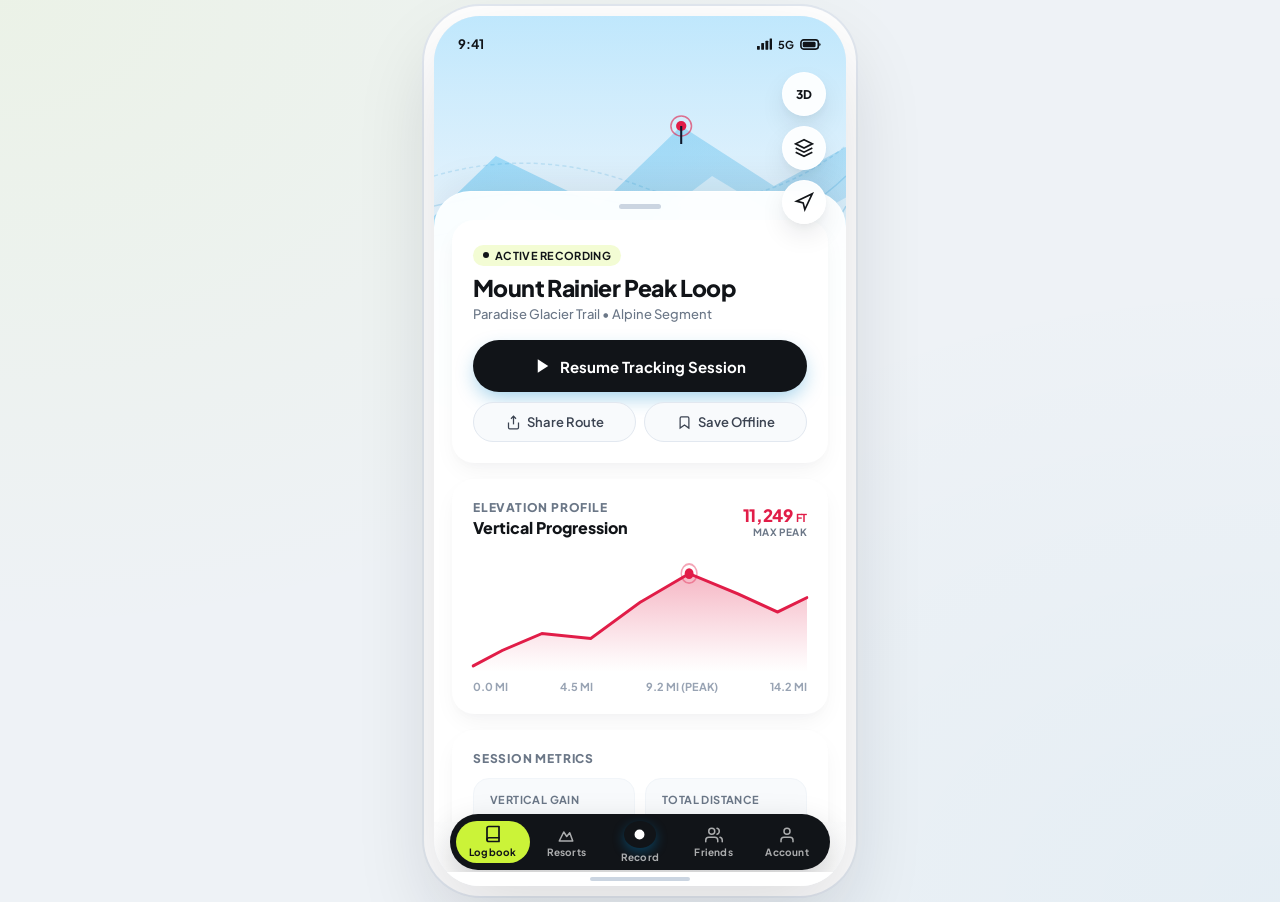
<file: web-demo/mobile-ui.html>
<!doctype html>
<html lang="en">
<head>
  <meta charset="utf-8">
  <meta name="viewport" content="width=device-width, initial-scale=1, maximum-scale=1, user-scalable=no, viewport-fit=cover">
  <title>Alpine Track — Mobile Navigation Dashboard</title>
  <link rel="preconnect" href="https://fonts.googleapis.com">
  <link rel="preconnect" href="https://fonts.gstatic.com" crossorigin>
  <link href="https://fonts.googleapis.com/css2?family=Plus+Jakarta+Sans:wght@400;500;600;700;800&family=JetBrains+Mono:wght@600;700&display=swap" rel="stylesheet">
  <style>
    /* -------------------------------------------------------------
       DESIGN SYSTEM: TOKENS & BASE RESETS
       ------------------------------------------------------------- */
    :root {
      /* Colors */
      --color-canvas-bg: #f7f9fc;
      --color-canvas-gradient: linear-gradient(180deg, #edf2f7 0%, #f7f9fc 45%, #ffffff 100%);
      --color-card-bg: #ffffff;
      --color-sheet-bg: rgba(255, 255, 255, 0.94);
      
      --color-primary-cerulean: #111418;
      --color-primary-hover: #1c2128;
      --color-primary-light: #f3fcd4;
      --color-accent-lime: #cbf338;
      
      --color-accent-crimson: #e11d48;
      --color-accent-crimson-light: rgba(225, 29, 72, 0.12);
      
      --color-ink-heavy: #111418;
      --color-ink-body: #3b4351;
      --color-ink-muted: #6b7787;
      --color-ink-subtle: #98a3b3;
      
      --color-border-subtle: #f1f5f9;
      --color-border-light: #e2e8f0;

      /* Shadows & Elevations */
      --shadow-card: 0 10px 25px -4px rgba(18, 24, 38, 0.05), 0 4px 10px -2px rgba(18, 24, 38, 0.02);
      --shadow-floating: 0 12px 28px -4px rgba(18, 24, 38, 0.12), 0 4px 12px -2px rgba(18, 24, 38, 0.06);
      --shadow-sheet: 0 -12px 35px -5px rgba(18, 24, 38, 0.08);

      /* Radii */
      --radius-sheet: 36px;
      --radius-card: 22px;
      --radius-pill: 9999px;
      --radius-button: 999px;
    }

    * {
      box-sizing: border-box;
      margin: 0;
      padding: 0;
      -webkit-tap-highlight-color: transparent;
      font-family: 'Plus Jakarta Sans', -apple-system, BlinkMacSystemFont, "Segoe UI", Roboto, sans-serif;
    }

    body {
      background-color: #eef2f6;
      min-height: 100vh;
      display: flex;
      justify-content: center;
      align-items: center;
      padding: 16px;
      color: var(--color-ink-body);
      background-image: 
        radial-gradient(at 0% 0%, rgba(203, 243, 56, 0.08) 0px, transparent 50%),
        radial-gradient(at 100% 100%, rgba(2, 132, 199, 0.04) 0px, transparent 50%);
    }

    /* -------------------------------------------------------------
       DEVICE WRAPPER & RESPONSIVE CONTAINER
       ------------------------------------------------------------- */
    .mobile-viewport {
      width: 100%;
      max-width: 412px;
      height: 870px;
      background: var(--color-canvas-gradient);
      border-radius: 46px;
      box-shadow: 0 35px 80px rgba(18, 24, 38, 0.14), 0 0 0 10px #ffffff, 0 0 0 12px #e2e8f0;
      position: relative;
      overflow: hidden;
      display: flex;
      flex-direction: column;
    }

    /* Top Status Bar */
    .mobile-status-bar {
      height: 44px;
      padding: 12px 24px 0 24px;
      display: flex;
      justify-content: space-between;
      align-items: center;
      font-size: 13px;
      font-weight: 700;
      color: var(--color-ink-heavy);
      z-index: 40;
    }

    .status-left-time {
      letter-spacing: -0.2px;
    }

    .status-right-icons {
      display: flex;
      align-items: center;
      gap: 6px;
      font-size: 11px;
    }

    /* -------------------------------------------------------------
       CANVAS & TOPOGRAPHIC 3D TERRAIN BACKGROUND
       ------------------------------------------------------------- */
    .canvas-background {
      position: absolute;
      inset: 0;
      height: 380px;
      z-index: 1;
      overflow: hidden;
      pointer-events: none;
    }

    .terrain-svg {
      width: 100%;
      height: 100%;
      object-fit: cover;
    }

    /* -------------------------------------------------------------
       FLOATING MAP CONTROLS OVER BACKGROUND CANVAS
       ------------------------------------------------------------- */
    .floating-map-controls {
      position: absolute;
      top: 56px;
      right: 20px;
      display: flex;
      flex-direction: column;
      gap: 10px;
      z-index: 30;
    }

    .floating-ctrl-btn {
      width: 44px;
      height: 44px;
      border-radius: 50%;
      background: rgba(255, 255, 255, 0.92);
      backdrop-filter: blur(12px);
      border: 1px solid rgba(255, 255, 255, 0.8);
      box-shadow: var(--shadow-floating);
      display: flex;
      align-items: center;
      justify-content: center;
      color: var(--color-ink-heavy);
      cursor: pointer;
      font-size: 12px;
      font-weight: 800;
      transition: all 0.2s cubic-bezier(0.16, 1, 0.3, 1);
    }

    .floating-ctrl-btn:hover {
      background: #ffffff;
      transform: translateY(-2px) scale(1.04);
      color: var(--color-primary-cerulean);
    }

    .floating-ctrl-btn:active {
      transform: scale(0.95);
    }

    .floating-ctrl-btn svg {
      width: 20px;
      height: 20px;
      stroke-width: 2;
    }

    /* -------------------------------------------------------------
       DRAGGABLE BOTTOM SHEET OVERLAY (GLASSMORPHIC)
       ------------------------------------------------------------- */
    .bottom-sheet-overlay {
      position: absolute;
      left: 0;
      right: 0;
      bottom: 64px; /* Sits directly above bottom nav */
      top: 175px;
      background: var(--color-sheet-bg);
      backdrop-filter: blur(24px) saturate(160%);
      -webkit-backdrop-filter: blur(24px) saturate(160%);
      border-top-left-radius: var(--radius-sheet);
      border-top-right-radius: var(--radius-sheet);
      box-shadow: var(--shadow-sheet);
      border-top: 1px solid rgba(255, 255, 255, 0.9);
      display: flex;
      flex-direction: column;
      z-index: 20;
    }

    /* Grabber Pill */
    .sheet-grabber-area {
      height: 28px;
      display: flex;
      justify-content: center;
      align-items: center;
      cursor: grab;
      flex-shrink: 0;
    }

    .grabber-pill {
      width: 42px;
      height: 5px;
      background: #cbd5e1;
      border-radius: var(--radius-pill);
      transition: background-color 0.2s;
    }

    .sheet-grabber-area:hover .grabber-pill {
      background: #94a3b8;
    }

    /* Scrollable Vertical Feed of Cards */
    .sheet-scroll-feed {
      flex: 1;
      overflow-y: auto;
      padding: 0 18px 24px 18px;
      display: flex;
      flex-direction: column;
      gap: 16px;
      scrollbar-width: none;
    }

    .sheet-scroll-feed::-webkit-scrollbar {
      display: none;
    }

    /* -------------------------------------------------------------
       MODULAR CARDS (CLEAN WHITE ON SOFT BACKGROUND)
       ------------------------------------------------------------- */
    .dashboard-card {
      background: var(--color-card-bg);
      border-radius: var(--radius-card);
      padding: 20px;
      box-shadow: var(--shadow-card);
      border: 1px solid rgba(255, 255, 255, 0.7);
      transition: transform 0.2s ease, box-shadow 0.2s ease;
    }

    .dashboard-card:hover {
      box-shadow: 0 14px 30px -4px rgba(15, 23, 42, 0.08);
    }

    /* Card 1: Session Header & Primary Action */
    .session-header-row {
      display: flex;
      justify-content: space-between;
      align-items: flex-start;
      margin-bottom: 12px;
    }

    .session-badge {
      display: inline-flex;
      align-items: center;
      gap: 6px;
      background: var(--color-primary-light);
      color: var(--color-primary-cerulean);
      padding: 4px 10px;
      border-radius: var(--radius-pill);
      font-size: 11px;
      font-weight: 700;
      letter-spacing: 0.3px;
    }

    .session-badge-dot {
      width: 6px;
      height: 6px;
      background: var(--color-primary-cerulean);
      border-radius: 50%;
    }

    .session-title {
      font-size: 23px;
      font-weight: 800;
      color: var(--color-ink-heavy);
      letter-spacing: -0.6px;
      line-height: 1.25;
    }

    .session-subtitle {
      font-size: 13px;
      color: var(--color-ink-muted);
      margin-top: 4px;
      font-weight: 500;
    }

    /* Buttons: Primary & Secondary Pills */
    .actions-group {
      display: flex;
      flex-direction: column;
      gap: 10px;
      margin-top: 18px;
    }

    .btn-primary-wide {
      width: 100%;
      height: 52px;
      border-radius: var(--radius-button);
      background: var(--color-primary-cerulean);
      color: #ffffff;
      border: none;
      font-size: 15px;
      font-weight: 700;
      display: flex;
      align-items: center;
      justify-content: center;
      gap: 8px;
      cursor: pointer;
      box-shadow: 0 8px 20px -3px rgba(2, 132, 199, 0.38);
      transition: all 0.2s cubic-bezier(0.16, 1, 0.3, 1);
    }

    .btn-primary-wide:hover {
      background: var(--color-primary-hover);
      transform: translateY(-1px);
      box-shadow: 0 10px 24px -2px rgba(2, 132, 199, 0.45);
    }

    .btn-primary-wide:active {
      transform: scale(0.98);
    }

    .secondary-pills-row {
      display: flex;
      gap: 8px;
    }

    .btn-pill-secondary {
      flex: 1;
      height: 40px;
      border-radius: var(--radius-pill);
      background: #f8fafc;
      color: var(--color-ink-body);
      border: 1px solid var(--color-border-light);
      font-size: 13px;
      font-weight: 600;
      display: flex;
      align-items: center;
      justify-content: center;
      gap: 6px;
      cursor: pointer;
      transition: all 0.15s ease;
    }

    .btn-pill-secondary:hover {
      background: #f1f5f9;
      color: var(--color-ink-heavy);
      border-color: #cbd5e1;
    }

    .btn-pill-secondary:active {
      transform: scale(0.97);
    }

    /* -------------------------------------------------------------
       DENSE SESSION STATS: 2x3 HIGH-CONTRAST GRID
       ------------------------------------------------------------- */
    .section-title-label {
      font-size: 12px;
      font-weight: 800;
      color: var(--color-ink-muted);
      text-transform: uppercase;
      letter-spacing: 0.8px;
      margin-bottom: 12px;
    }

    .stats-grid-2x3 {
      display: grid;
      grid-template-columns: 1fr 1fr;
      gap: 10px;
    }

    .stat-cell {
      background: #f8fafc;
      border: 1px solid var(--color-border-subtle);
      border-radius: 16px;
      padding: 14px 16px;
      display: flex;
      flex-direction: column;
      justify-content: center;
      transition: all 0.15s ease;
    }

    .stat-cell:hover {
      background: #ffffff;
      border-color: var(--color-border-light);
      box-shadow: 0 4px 12px rgba(15, 23, 42, 0.04);
      transform: translateY(-1px);
    }

    .stat-title {
      font-size: 11px;
      font-weight: 700;
      color: var(--color-ink-muted);
      text-transform: uppercase;
      letter-spacing: 0.4px;
    }

    .stat-metric-row {
      display: flex;
      align-items: baseline;
      gap: 5px;
      margin-top: 4px;
    }

    .stat-number {
      font-size: 24px;
      font-weight: 800;
      color: var(--color-ink-heavy);
      letter-spacing: -0.6px;
      line-height: 1.1;
    }

    .stat-unit {
      font-size: 11px;
      font-weight: 800;
      color: var(--color-ink-muted);
      letter-spacing: 0.5px;
      text-transform: uppercase;
    }

    /* Critical Stat Highlight (Crimson Red) */
    .stat-cell.highlight-crimson .stat-number {
      color: var(--color-accent-crimson);
    }

    .stat-cell.highlight-crimson .stat-unit {
      color: var(--color-accent-crimson);
      opacity: 0.85;
    }

    /* -------------------------------------------------------------
       MINIMALISTIC AREA GRAPH (ELEVATION PROFILE)
       ------------------------------------------------------------- */
    .graph-card-header {
      display: flex;
      justify-content: space-between;
      align-items: flex-end;
      margin-bottom: 14px;
    }

    .graph-peak-badge {
      display: flex;
      flex-direction: column;
      align-items: flex-end;
    }

    .graph-peak-val {
      font-size: 17px;
      font-weight: 800;
      color: var(--color-accent-crimson);
      letter-spacing: -0.3px;
    }

    .graph-peak-sub {
      font-size: 10px;
      font-weight: 700;
      text-transform: uppercase;
      color: var(--color-ink-muted);
      letter-spacing: 0.4px;
    }

    .graph-svg-container {
      width: 100%;
      height: 120px;
      margin: 8px 0;
      position: relative;
    }

    .graph-svg {
      width: 100%;
      height: 100%;
      overflow: visible;
    }

    .graph-axis-labels {
      display: flex;
      justify-content: space-between;
      font-size: 11px;
      font-weight: 700;
      color: var(--color-ink-subtle);
      margin-top: 4px;
    }

    /* -------------------------------------------------------------
       PERSISTENT BOTTOM NAVIGATION BAR
       ------------------------------------------------------------- */
    .bottom-nav-bar {
      position: absolute;
      bottom: 16px;
      left: 16px;
      right: 16px;
      height: 56px;
      background: #111418;
      border-radius: var(--radius-pill);
      display: flex;
      justify-content: space-around;
      align-items: center;
      padding: 0 6px;
      z-index: 50;
      box-shadow: 0 16px 36px rgba(17, 20, 24, 0.22);
      border: none;
    }

    .nav-tab-item {
      flex: 1;
      height: 42px;
      background: none;
      border: none;
      display: flex;
      flex-direction: column;
      align-items: center;
      justify-content: center;
      gap: 2px;
      cursor: pointer;
      color: rgba(255, 255, 255, 0.65);
      font-size: 10px;
      font-weight: 700;
      letter-spacing: 0.2px;
      transition: all 0.2s ease;
      border-radius: var(--radius-pill);
      text-decoration: none;
    }

    .nav-tab-item svg {
      width: 18px;
      height: 18px;
      stroke: currentColor;
      stroke-width: 2;
      stroke-linecap: round;
      stroke-linejoin: round;
      fill: none;
      transition: all 0.2s ease;
    }

    .nav-tab-item:hover {
      color: #ffffff;
    }

    .nav-tab-item.active-tab {
      background: #cbf338;
      color: #111418;
    }

    .nav-tab-item.active-tab svg {
      stroke: #111418;
      stroke-width: 2.4;
    }

    .nav-tab-item.active-tab svg {
      stroke: var(--color-primary-cerulean);
      stroke-width: 2.3;
      transform: translateY(-1px);
    }

    /* Record Button (Accented Center Tab) */
    .nav-tab-item.record-center {
      position: relative;
    }

    .record-circle-badge {
      width: 32px;
      height: 32px;
      background: var(--color-primary-cerulean);
      border-radius: 50%;
      display: flex;
      align-items: center;
      justify-content: center;
      color: #ffffff;
      box-shadow: 0 4px 12px rgba(2, 132, 199, 0.4);
      margin-bottom: 1px;
      transition: all 0.2s;
    }

    .nav-tab-item.record-center:hover .record-circle-badge {
      transform: scale(1.08);
      background: var(--color-primary-hover);
    }

    .nav-tab-item.record-center svg {
      stroke: #ffffff;
      width: 17px;
      height: 17px;
    }

    /* Android Home Navigation Line */
    .android-home-line-container {
      height: 14px;
      display: flex;
      align-items: center;
      justify-content: center;
      background: #ffffff;
      position: absolute;
      bottom: 0;
      left: 0;
      right: 0;
      z-index: 60;
    }

    .android-home-pill {
      width: 100px;
      height: 4px;
      background: #cbd5e1;
      border-radius: 2px;
    }
  </style>
</head>
<body>

  <!-- MOBILE-FIRST VIEWPORT SHELL -->
  <main class="mobile-viewport">

    <!-- 1. System Status Bar -->
    <header class="mobile-status-bar">
      <span class="status-left-time">9:41</span>
      <div class="status-right-icons">
        <svg width="15" height="12" viewBox="0 0 16 12" fill="currentColor">
          <rect x="0" y="8" width="3" height="4" rx="0.5"/>
          <rect x="4.5" y="5" width="3" height="7" rx="0.5"/>
          <rect x="9" y="2.5" width="3" height="9.5" rx="0.5"/>
          <rect x="13.5" y="0" width="2.5" height="12" rx="0.5"/>
        </svg>
        <span>5G</span>
        <svg width="22" height="11" viewBox="0 0 24 12" fill="currentColor">
          <rect x="1" y="1" width="19" height="10" rx="3" fill="none" stroke="currentColor" stroke-width="1.8"/>
          <rect x="3" y="3" width="14" height="6" rx="1.5"/>
          <path d="M21 4.5 C22 4.5 22.5 5 22.5 6 C22.5 7 22 7.5 21 7.5" fill="currentColor"/>
        </svg>
      </div>
    </header>

    <!-- 2. Edge-to-Edge Canvas Background (Topographic Relief Terrain Map) -->
    <div class="canvas-background">
      <svg class="terrain-svg" viewBox="0 0 400 380" preserveAspectRatio="none">
        <defs>
          <linearGradient id="skyGrad" x1="0%" y1="0%" x2="0%" y2="100%">
            <stop offset="0%" stop-color="#bae6fd" stop-opacity="0.9"/>
            <stop offset="60%" stop-color="#e0f2fe" stop-opacity="0.6"/>
            <stop offset="100%" stop-color="#f8fafc" stop-opacity="0.0"/>
          </linearGradient>
          <linearGradient id="peakShade" x1="0%" y1="0%" x2="100%" y2="100%">
            <stop offset="0%" stop-color="#38bdf8" stop-opacity="0.4"/>
            <stop offset="100%" stop-color="#0284c7" stop-opacity="0.1"/>
          </linearGradient>
        </defs>

        <!-- Sky Background -->
        <rect width="400" height="380" fill="url(#skyGrad)"/>

        <!-- Mountain Ridges / Contours -->
        <path d="M-20 220 L60 140 L160 190 L240 110 L330 170 L420 120 L420 380 L-20 380 Z" fill="url(#peakShade)"/>
        <path d="M-20 250 L80 180 L180 230 L270 160 L350 210 L420 170 L420 380 L-20 380 Z" fill="rgba(255, 255, 255, 0.45)"/>
        
        <!-- Elevation Contour Lines -->
        <path d="M0 160 Q100 130 200 170 T400 130" fill="none" stroke="rgba(2, 132, 199, 0.15)" stroke-width="1.5" stroke-dasharray="4 3"/>
        <path d="M0 190 Q120 160 220 200 T400 160" fill="none" stroke="rgba(2, 132, 199, 0.18)" stroke-width="1.5"/>
        <path d="M0 220 Q140 190 250 230 T400 190" fill="none" stroke="rgba(2, 132, 199, 0.22)" stroke-width="1.5"/>
        
        <!-- Waypoint Flag Marker -->
        <circle cx="240" cy="110" r="5" fill="#e11d48"/>
        <circle cx="240" cy="110" r="10" fill="none" stroke="#e11d48" stroke-width="1.5" opacity="0.6"/>
        <line x1="240" y1="110" x2="240" y2="128" stroke="#0f172a" stroke-width="2"/>
      </svg>
    </div>

    <!-- 3. Floating Map Controls (Top Right) -->
    <aside class="floating-map-controls" aria-label="Map controls">
      <button class="floating-ctrl-btn" title="Toggle 2D / 3D Perspective">
        <span>3D</span>
      </button>
      <button class="floating-ctrl-btn" title="Map Layers">
        <svg viewBox="0 0 24 24" fill="none" stroke="currentColor">
          <polygon points="12 2 2 7 12 12 22 7 12 2"/>
          <polyline points="2 17 12 22 22 17"/>
          <polyline points="2 12 12 17 22 12"/>
        </svg>
      </button>
      <button class="floating-ctrl-btn" title="Recenter Track">
        <svg viewBox="0 0 24 24" fill="none" stroke="currentColor">
          <polygon points="3 11 22 2 13 21 11 13 3 11"/>
        </svg>
      </button>
    </aside>

    <!-- 4. Draggable Bottom Sheet with Glassmorphic Blur -->
    <section class="bottom-sheet-overlay" aria-label="Dashboard content">
      
      <!-- Grabber Pill -->
      <div class="sheet-grabber-area">
        <div class="grabber-pill"></div>
      </div>

      <!-- Modular Scrollable Dashboard Cards Feed -->
      <div class="sheet-scroll-feed">

        <!-- Card 1: Session Overview & Main Action -->
        <article class="dashboard-card">
          <div class="session-header-row">
            <div>
              <span class="session-badge">
                <span class="session-badge-dot"></span>
                ACTIVE RECORDING
              </span>
              <h2 class="session-title" style="margin-top: 8px;">Mount Rainier Peak Loop</h2>
              <p class="session-subtitle">Paradise Glacier Trail • Alpine Segment</p>
            </div>
          </div>

          <!-- Primary CTA Button (Large Cerulean Blue) & Secondary Pills -->
          <div class="actions-group">
            <button class="btn-primary-wide">
              <svg width="18" height="18" viewBox="0 0 24 24" fill="currentColor">
                <polygon points="5 3 19 12 5 21 5 3"/>
              </svg>
              <span>Resume Tracking Session</span>
            </button>
            <div class="secondary-pills-row">
              <button class="btn-pill-secondary">
                <svg width="15" height="15" viewBox="0 0 24 24" fill="none" stroke="currentColor" stroke-width="2">
                  <path d="M4 12v8a2 2 0 0 0 2 2h12a2 2 0 0 0 2-2v-8"/>
                  <polyline points="16 6 12 2 8 6"/>
                  <line x1="12" y1="2" x2="12" y2="15"/>
                </svg>
                <span>Share Route</span>
              </button>
              <button class="btn-pill-secondary">
                <svg width="15" height="15" viewBox="0 0 24 24" fill="none" stroke="currentColor" stroke-width="2">
                  <path d="M19 21l-7-5-7 5V5a2 2 0 0 1 2-2h10a2 2 0 0 1 2 2z"/>
                </svg>
                <span>Save Offline</span>
              </button>
            </div>
          </div>
        </article>

        <!-- Card 2: Minimalist Area Graph (Elevation Profile) -->
        <article class="dashboard-card">
          <div class="graph-card-header">
            <div>
              <div class="section-title-label" style="margin-bottom: 2px;">ELEVATION PROFILE</div>
              <h3 style="font-size: 16px; font-weight: 800; color: var(--color-ink-heavy);">Vertical Progression</h3>
            </div>
            <div class="graph-peak-badge">
              <span class="graph-peak-val">11,249 <span style="font-size: 11px; font-weight: 700;">FT</span></span>
              <span class="graph-peak-sub">MAX PEAK</span>
            </div>
          </div>

          <!-- Area Graph with Solid Crimson Fill & Crisp Top Stroke -->
          <div class="graph-svg-container">
            <svg class="graph-svg" viewBox="0 0 340 100" preserveAspectRatio="none">
              <defs>
                <linearGradient id="crimsonGradient" x1="0%" y1="0%" x2="0%" y2="100%">
                  <stop offset="0%" stop-color="#e11d48" stop-opacity="0.32"/>
                  <stop offset="85%" stop-color="#e11d48" stop-opacity="0.04"/>
                  <stop offset="100%" stop-color="#e11d48" stop-opacity="0.0"/>
                </linearGradient>
              </defs>

              <!-- Filled Area (Solid/Subtle Crimson Area) -->
              <polygon points="0,95 30,82 70,68 120,72 170,42 220,18 270,35 310,50 340,38 340,100 0,100" fill="url(#crimsonGradient)"/>

              <!-- Crisp Top Profile Line -->
              <polyline points="0,95 30,82 70,68 120,72 170,42 220,18 270,35 310,50 340,38" fill="none" stroke="#e11d48" stroke-width="2.5" stroke-linecap="round" stroke-linejoin="round"/>

              <!-- Highest Elevation Marker Point -->
              <circle cx="220" cy="18" r="4.5" fill="#e11d48"/>
              <circle cx="220" cy="18" r="8" fill="none" stroke="#e11d48" stroke-width="1.5" opacity="0.4"/>
            </svg>
          </div>

          <!-- X-Axis Labels -->
          <div class="graph-axis-labels">
            <span>0.0 MI</span>
            <span>4.5 MI</span>
            <span>9.2 MI (PEAK)</span>
            <span>14.2 MI</span>
          </div>
        </article>

        <!-- Card 3: Dense Session Statistics 2x3 Grid -->
        <article class="dashboard-card">
          <div class="section-title-label">SESSION METRICS</div>
          
          <div class="stats-grid-2x3">
            
            <!-- Stat 1: Vertical Gain -->
            <div class="stat-cell">
              <span class="stat-title">VERTICAL GAIN</span>
              <div class="stat-metric-row">
                <span class="stat-number">6,417</span>
                <span class="stat-unit">FT</span>
              </div>
            </div>

            <!-- Stat 2: Total Distance -->
            <div class="stat-cell">
              <span class="stat-title">TOTAL DISTANCE</span>
              <div class="stat-metric-row">
                <span class="stat-number">14.2</span>
                <span class="stat-unit">MI</span>
              </div>
            </div>

            <!-- Stat 3: Elapsed Duration -->
            <div class="stat-cell">
              <span class="stat-title">ACTIVE DURATION</span>
              <div class="stat-metric-row">
                <span class="stat-number">3h 48m</span>
                <span class="stat-unit">TIME</span>
              </div>
            </div>

            <!-- Stat 4: Max Speed (Crimson Highlight) -->
            <div class="stat-cell highlight-crimson">
              <span class="stat-title">TOP SPEED</span>
              <div class="stat-metric-row">
                <span class="stat-number">38.4</span>
                <span class="stat-unit">MPH</span>
              </div>
            </div>

            <!-- Stat 5: Max Elevation -->
            <div class="stat-cell">
              <span class="stat-title">MAX ELEVATION</span>
              <div class="stat-metric-row">
                <span class="stat-number">11,249</span>
                <span class="stat-unit">FT</span>
              </div>
            </div>

            <!-- Stat 6: Estimated Calories -->
            <div class="stat-cell">
              <span class="stat-title">ENERGY BURNED</span>
              <div class="stat-metric-row">
                <span class="stat-number">2,180</span>
                <span class="stat-unit">CAL</span>
              </div>
            </div>

          </div>
        </article>

        <!-- Card 4: Environmental Conditions & Hardware Sensor Status -->
        <article class="dashboard-card">
          <div class="section-title-label">ENVIRONMENT &amp; HARDWARE</div>
          <div style="display: flex; justify-content: space-between; align-items: center; margin-top: 4px;">
            <div>
              <div style="font-size: 15px; font-weight: 800; color: var(--color-ink-heavy);">Alpine Ridge Highpass</div>
              <div style="font-size: 12px; color: var(--color-ink-muted); margin-top: 2px;">Packed Powder • 24°F • Visibility 8 MI</div>
            </div>
            <div style="text-align: right;">
              <span style="font-size: 12px; font-weight: 800; color: #16a34a; background: #dcfce7; padding: 4px 8px; border-radius: 8px;">GNSS 3D FIX</span>
              <div style="font-size: 11px; color: var(--color-ink-muted); margin-top: 4px;">HDOP: 0.8 • 14 Sats</div>
            </div>
          </div>
        </article>

      </div>
    </section>

    <!-- 5. Persistent Bottom Navigation Bar -->
    <nav class="bottom-nav-bar" aria-label="Primary navigation">
      
      <!-- Tab 1: Logbook -->
      <button class="nav-tab-item active-tab">
        <svg viewBox="0 0 24 24">
          <path d="M4 19.5A2.5 2.5 0 0 1 6.5 17H20"/>
          <path d="M6.5 2H20v20H6.5A2.5 2.5 0 0 1 4 19.5v-15A2.5 2.5 0 0 1 6.5 2z"/>
        </svg>
        <span>Logbook</span>
      </button>

      <!-- Tab 2: Resorts -->
      <button class="nav-tab-item">
        <svg viewBox="0 0 24 24">
          <polygon points="3 20 9 8 13 14 17 9 21 20 3 20"/>
        </svg>
        <span>Resorts</span>
      </button>

      <!-- Tab 3: Record (Center Accented Action) -->
      <button class="nav-tab-item record-center">
        <div class="record-circle-badge">
          <svg viewBox="0 0 24 24">
            <circle cx="12" cy="12" r="6" fill="currentColor"/>
          </svg>
        </div>
        <span>Record</span>
      </button>

      <!-- Tab 4: Friends -->
      <button class="nav-tab-item">
        <svg viewBox="0 0 24 24">
          <path d="M17 21v-2a4 4 0 0 0-4-4H5a4 4 0 0 0-4 4v2"/>
          <circle cx="9" cy="7" r="4"/>
          <path d="M23 21v-2a4 4 0 0 0-3-3.87"/>
          <path d="M16 3.13a4 4 0 0 1 0 7.75"/>
        </svg>
        <span>Friends</span>
      </button>

      <!-- Tab 5: Account -->
      <button class="nav-tab-item">
        <svg viewBox="0 0 24 24">
          <path d="M20 21v-2a4 4 0 0 0-4-4H8a4 4 0 0 0-4 4v2"/>
          <circle cx="12" cy="7" r="4"/>
        </svg>
        <span>Account</span>
      </button>

    </nav>

    <!-- Android Home Indicator Pill -->
    <div class="android-home-line-container">
      <div class="android-home-pill"></div>
    </div>

  </main>

</body>
</html>
</file>
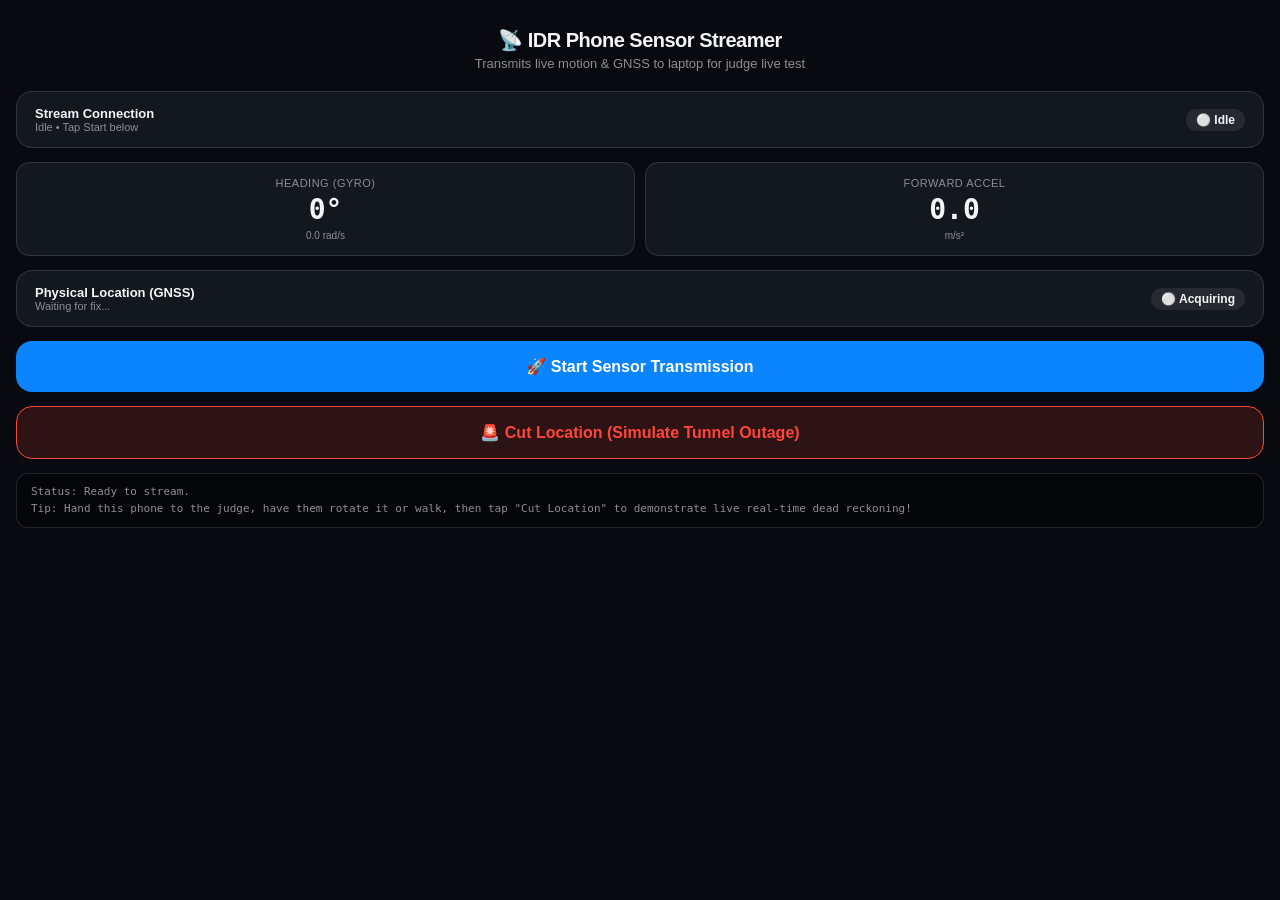
<file: web-demo/phone-streamer.html>
<!doctype html>
<html lang="en">
<head>
  <meta charset="utf-8">
  <meta name="viewport" content="width=device-width, initial-scale=1, maximum-scale=1, user-scalable=no, viewport-fit=cover">
  <title>IDR Phone Sensor Streamer — Live Judge Test</title>
  <style>
    :root {
      --bg: #090a0f;
      --card-bg: rgba(22, 27, 34, 0.85);
      --border: rgba(255, 255, 255, 0.12);
      --accent: #0a84ff;
      --green: #30d158;
      --red: #ff453a;
      --amber: #ffd60a;
      --text: #f5f5f7;
      --subtext: #8e8e93;
    }
    * { box-sizing: border-box; margin: 0; padding: 0; font-family: -apple-system, BlinkMacSystemFont, "Segoe UI", Roboto, sans-serif; }
    body {
      background: var(--bg);
      color: var(--text);
      min-height: 100vh;
      padding: 16px;
      display: flex;
      flex-direction: column;
      gap: 14px;
    }
    header {
      text-align: center;
      padding: 12px 0 6px;
    }
    h1 { font-size: 20px; font-weight: 700; letter-spacing: -0.5px; }
    p.sub { font-size: 13px; color: var(--subtext); margin-top: 4px; }
    .status-card {
      background: var(--card-bg);
      border: 1px solid var(--border);
      border-radius: 16px;
      padding: 14px 18px;
      display: flex;
      justify-content: space-between;
      align-items: center;
      backdrop-filter: blur(12px);
    }
    .badge {
      display: inline-flex;
      align-items: center;
      gap: 6px;
      padding: 4px 10px;
      border-radius: 20px;
      font-size: 12px;
      font-weight: 600;
      background: rgba(255, 255, 255, 0.08);
    }
    .badge.connected { background: rgba(48, 209, 88, 0.2); color: var(--green); }
    .badge.outage { background: rgba(255, 69, 58, 0.25); color: var(--red); }
    .grid {
      display: grid;
      grid-template-columns: 1fr 1fr;
      gap: 10px;
    }
    .gauge {
      background: var(--card-bg);
      border: 1px solid var(--border);
      border-radius: 14px;
      padding: 14px;
      text-align: center;
    }
    .gauge-val { font-size: 28px; font-weight: 800; font-family: ui-monospace, monospace; margin: 4px 0; }
    .gauge-lbl { font-size: 11px; text-transform: uppercase; color: var(--subtext); letter-spacing: 0.5px; }
    .btn {
      width: 100%;
      padding: 16px;
      border-radius: 16px;
      border: none;
      font-size: 16px;
      font-weight: 700;
      cursor: pointer;
      transition: all 0.2s ease;
      display: flex;
      justify-content: center;
      align-items: center;
      gap: 8px;
    }
    .btn-primary { background: var(--accent); color: #fff; }
    .btn-primary:active { opacity: 0.8; transform: scale(0.98); }
    .btn-danger {
      background: rgba(255, 69, 58, 0.15);
      border: 1px solid var(--red);
      color: var(--red);
    }
    .btn-danger.active {
      background: var(--red);
      color: #fff;
    }
    .log-box {
      background: rgba(0,0,0,0.4);
      border: 1px solid var(--border);
      border-radius: 12px;
      padding: 10px 14px;
      font-family: ui-monospace, monospace;
      font-size: 11px;
      color: var(--subtext);
      line-height: 1.5;
    }
  </style>
</head>
<body>

  <header>
    <h1>📡 IDR Phone Sensor Streamer</h1>
    <p class="sub">Transmits live motion & GNSS to laptop for judge live test</p>
  </header>

  <div class="status-card">
    <div>
      <div style="font-size: 13px; font-weight: 600;">Stream Connection</div>
      <div style="font-size: 11px; color: var(--subtext);" id="connRate">Idle • Tap Start below</div>
    </div>
    <span class="badge" id="connBadge">⚪ Idle</span>
  </div>

  <div class="grid">
    <div class="gauge">
      <div class="gauge-lbl">Heading (Gyro)</div>
      <div class="gauge-val" id="valHeading">0°</div>
      <div style="font-size: 10px; color: var(--subtext);" id="valYawRate">0.0 rad/s</div>
    </div>
    <div class="gauge">
      <div class="gauge-lbl">Forward Accel</div>
      <div class="gauge-val" id="valAccel">0.0</div>
      <div style="font-size: 10px; color: var(--subtext);">m/s²</div>
    </div>
  </div>

  <div class="status-card">
    <div>
      <div style="font-size: 13px; font-weight: 600;">Physical Location (GNSS)</div>
      <div style="font-size: 11px; color: var(--subtext);" id="gpsCoords">Waiting for fix...</div>
    </div>
    <span class="badge" id="gpsBadge">⚪ Acquiring</span>
  </div>

  <button id="btnStart" class="btn btn-primary" onclick="toggleStreaming()">
    🚀 Start Sensor Transmission
  </button>

  <button id="btnCutGps" class="btn btn-danger" onclick="toggleCutGps()">
    🚨 Cut Location (Simulate Tunnel Outage)
  </button>

  <div class="log-box" id="logBox">
    Status: Ready to stream.<br>
    Tip: Hand this phone to the judge, have them rotate it or walk, then tap "Cut Location" to demonstrate live real-time dead reckoning!
  </div>

  <script>
    let isStreaming = false;
    let mockOutage = false;
    let geoWatchId = null;
    let latestLocation = null;
    let latestOrientation = { alpha: 0, beta: 0, gamma: 0 };
    let latestMotion = { x: 0, y: 0, z: 0, rz: 0 };
    let streamInterval = null;
    let packetCount = 0;
    let lastSecondCount = 0;
    let hz = 0;

    // Calculate transmission rate
    setInterval(() => {
      hz = packetCount - lastSecondCount;
      lastSecondCount = packetCount;
      if (isStreaming) {
        document.getElementById("connRate").textContent = `Transmitting at ${hz} Hz • ${packetCount} packets`;
      }
    }, 1000);

    function log(msg) {
      const box = document.getElementById("logBox");
      box.innerHTML = msg + "<br>" + box.innerHTML.slice(0, 300);
    }

    async function toggleStreaming() {
      const btn = document.getElementById("btnStart");
      if (!isStreaming) {
        // Request iOS 13+ sensor permissions if needed
        if (typeof DeviceMotionEvent !== "undefined" && typeof DeviceMotionEvent.requestPermission === "function") {
          try {
            const resp = await DeviceMotionEvent.requestPermission();
            if (resp !== "granted") {
              alert("Motion sensor permission is required for live testing.");
              return;
            }
          } catch (e) {
            console.warn(e);
          }
        }

        window.addEventListener("deviceorientation", onOrientation);
        window.addEventListener("devicemotion", onMotion);

        if ("geolocation" in navigator) {
          geoWatchId = navigator.geolocation.watchPosition(
            onLocation,
            (err) => {
              log(`GNSS warning: ${err.message}`);
              document.getElementById("gpsCoords").textContent = "Indoor Mode (Zero satellite lock)";
            },
            { enableHighAccuracy: true, maximumAge: 1000 }
          );
        }

        streamInterval = setInterval(sendPacket, 66); // ~15 Hz
        isStreaming = true;
        btn.textContent = "⏹ Stop Sensor Transmission";
        btn.style.background = "#3a3a3c";
        document.getElementById("connBadge").textContent = "🟢 Live 15Hz";
        document.getElementById("connBadge").className = "badge connected";
        log("Streaming active! Phone is now feeding laptop navigation engine.");
      } else {
        window.removeEventListener("deviceorientation", onOrientation);
        window.removeEventListener("devicemotion", onMotion);
        if (geoWatchId) navigator.geolocation.clearWatch(geoWatchId);
        clearInterval(streamInterval);
        isStreaming = false;
        btn.textContent = "🚀 Start Sensor Transmission";
        btn.style.background = "var(--accent)";
        document.getElementById("connBadge").textContent = "⚪ Idle";
        document.getElementById("connBadge").className = "badge";
        document.getElementById("connRate").textContent = "Stopped";
      }
    }

    function toggleCutGps() {
      mockOutage = !mockOutage;
      const btn = document.getElementById("btnCutGps");
      const badge = document.getElementById("gpsBadge");
      if (mockOutage) {
        btn.classList.add("active");
        btn.textContent = "✅ Restore Location Signal (Egress)";
        badge.textContent = "🔴 Outage Active";
        badge.className = "badge outage";
        log("GNSS signal CUT! Laptop is now dead-reckoning on live IMU.");
      } else {
        btn.classList.remove("active");
        btn.textContent = "🚨 Cut Location (Simulate Tunnel Outage)";
        badge.textContent = "🟢 Locked";
        badge.className = "badge connected";
        log("GNSS restored! Reacquiring fix with hysteresis.");
      }
    }

    function onOrientation(e) {
      if (e.alpha !== null) {
        latestOrientation.alpha = e.alpha;
        const deg = Math.round(e.alpha);
        document.getElementById("valHeading").textContent = `${deg}°`;
      }
    }

    function onMotion(e) {
      if (e.acceleration) {
        const ax = e.acceleration.x || 0;
        const ay = e.acceleration.y || 0;
        const az = e.acceleration.z || 0;
        latestMotion.x = ax;
        latestMotion.y = ay;
        latestMotion.z = az;
        const mag = Math.sqrt(ax * ax + ay * ay).toFixed(1);
        document.getElementById("valAccel").textContent = mag;
      }
      if (e.rotationRate && e.rotationRate.gamma) {
        latestMotion.rz = (e.rotationRate.gamma * Math.PI) / 180.0;
        document.getElementById("valYawRate").textContent = `${latestMotion.rz.toFixed(2)} rad/s`;
      }
    }

    function onLocation(pos) {
      latestLocation = {
        lat: pos.coords.latitude,
        lon: pos.coords.longitude,
        speed: pos.coords.speed || 0.0,
        accuracy: pos.coords.accuracy || 5.0,
        heading: pos.coords.heading || null,
      };
      document.getElementById("gpsCoords").textContent =
        `${pos.coords.latitude.toFixed(5)}, ${pos.coords.longitude.toFixed(5)} (±${pos.coords.accuracy.toFixed(0)}m)`;
      if (!mockOutage) {
        document.getElementById("gpsBadge").textContent = "🟢 Locked";
        document.getElementById("gpsBadge").className = "badge connected";
      }
    }

    function sendPacket() {
      const packet = {
        timestamp: Date.now() / 1000.0,
        has_location: !mockOutage && latestLocation !== null,
        location: mockOutage ? null : latestLocation,
        accel: {
          x: latestMotion.x,
          y: latestMotion.y,
          z: latestMotion.z,
        },
        gyro: {
          heading_deg: latestOrientation.alpha,
          rate_rps: latestMotion.rz,
        },
        mock_outage: mockOutage,
      };

      fetch("/api/sensor", {
        method: "POST",
        headers: { "Content-Type": "application/json" },
        body: JSON.stringify(packet),
      }).then(() => {
        packetCount++;
      }).catch((e) => {
        console.warn("Transmission error:", e);
      });
    }
  </script>
</body>
</html>
</file>
